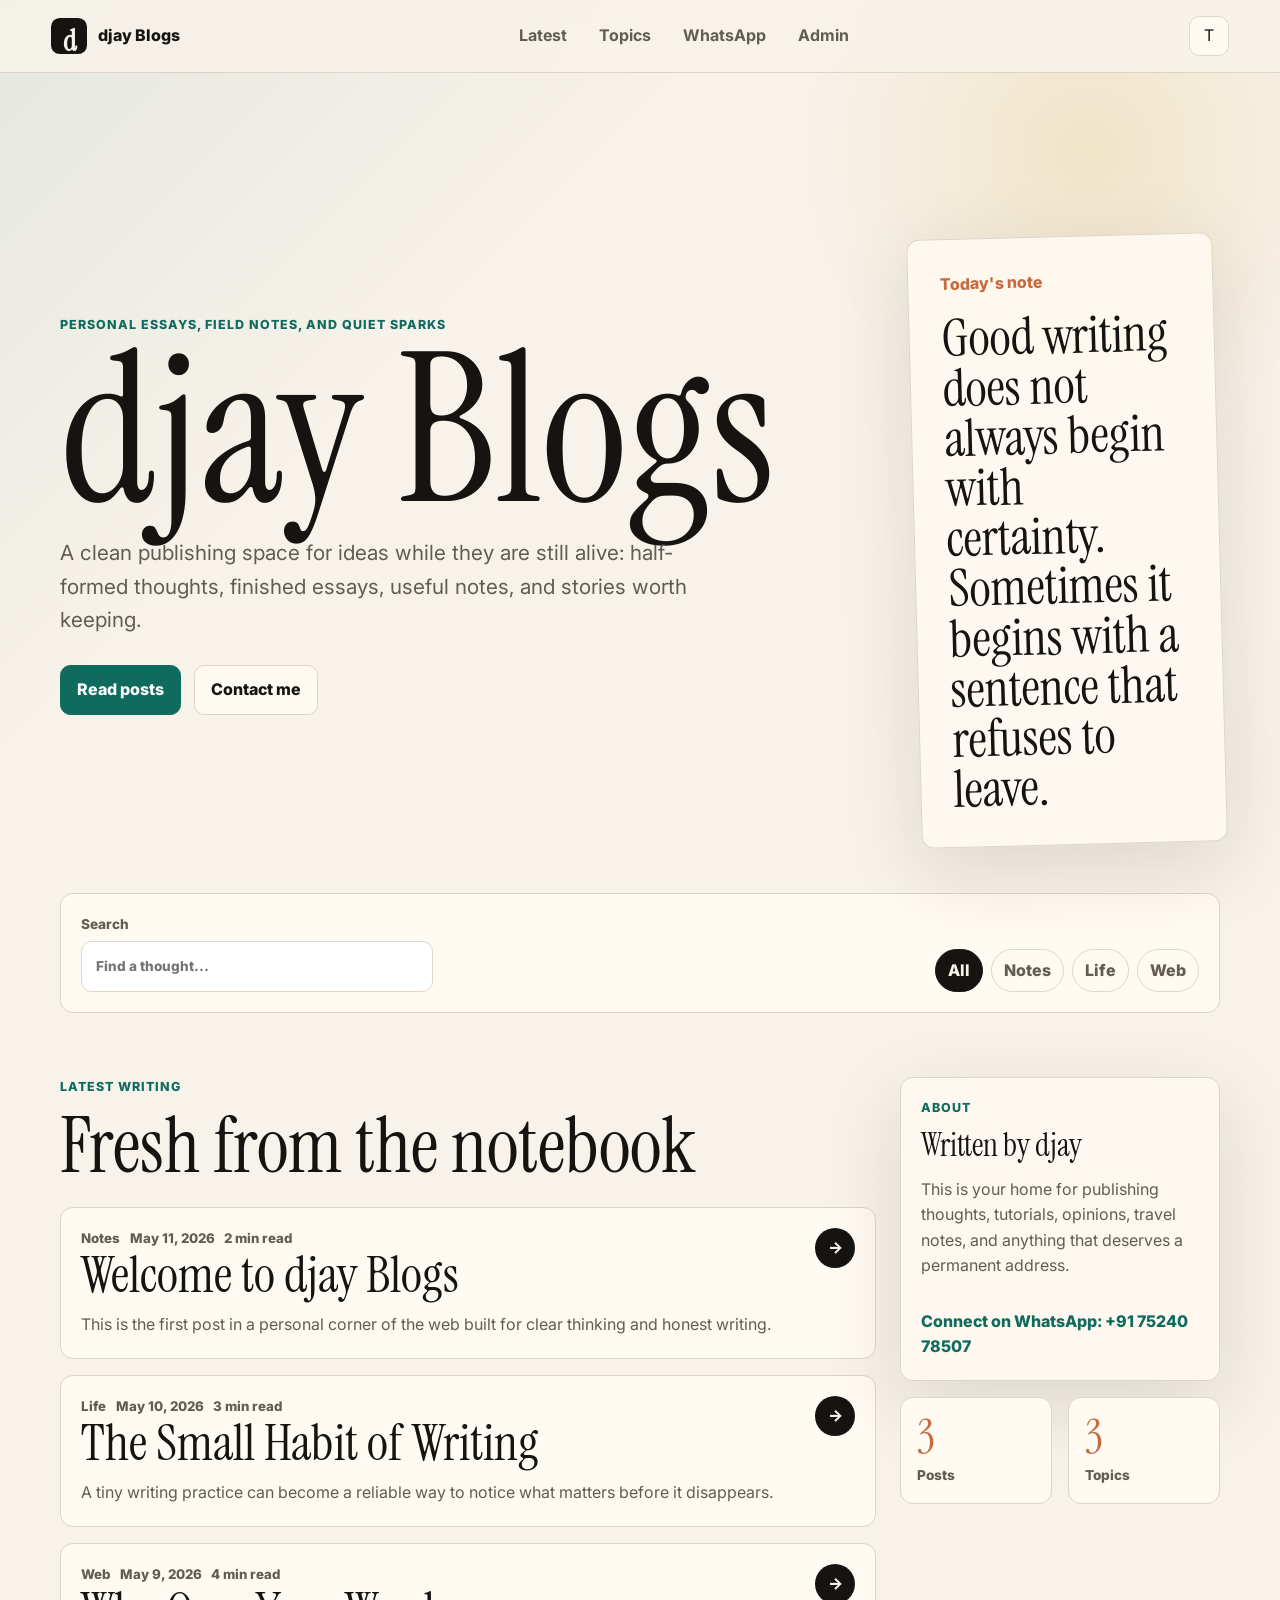
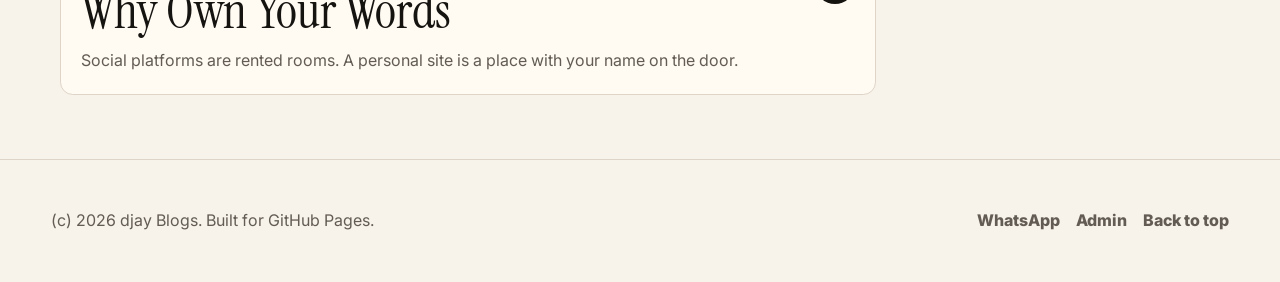
<file: index.html>
<!doctype html>
<html lang="en">
  <head>
    <meta charset="UTF-8" />
    <meta name="viewport" content="width=device-width, initial-scale=1.0" />
    <meta
      name="description"
      content="djay Blogs is a personal space for thoughts, essays, notes, and creative reflections."
    />
    <title>djay Blogs</title>
    <link rel="preconnect" href="https://fonts.googleapis.com" />
    <link rel="preconnect" href="https://fonts.gstatic.com" crossorigin />
    <link
      href="https://fonts.googleapis.com/css2?family=Instrument+Serif:ital@0;1&family=Inter:wght@400;500;600;700;800&display=swap"
      rel="stylesheet"
    />
    <link rel="stylesheet" href="styles.css" />
  </head>
  <body>
    <header class="site-header">
      <a class="brand" href="#" aria-label="djay Blogs home">
        <span class="brand-mark">d</span>
        <span>djay Blogs</span>
      </a>
      <nav class="nav" aria-label="Primary navigation">
        <a href="#latest">Latest</a>
        <a href="#topics">Topics</a>
        <a href="https://wa.me/917524078507" target="_blank" rel="noopener">WhatsApp</a>
        <a href="admin.html">Admin</a>
      </nav>
      <button class="icon-button" id="themeToggle" type="button" aria-label="Toggle color theme">
        <span aria-hidden="true">T</span>
      </button>
    </header>

    <main>
      <section class="hero" aria-labelledby="heroTitle">
        <div class="hero-copy">
          <p class="eyebrow">Personal essays, field notes, and quiet sparks</p>
          <h1 id="heroTitle">djay Blogs</h1>
          <p>
            A clean publishing space for ideas while they are still alive:
            half-formed thoughts, finished essays, useful notes, and stories worth keeping.
          </p>
          <div class="hero-actions">
            <a class="button primary" href="#latest">Read posts</a>
            <a class="button secondary" href="https://wa.me/917524078507" target="_blank" rel="noopener">Contact me</a>
          </div>
        </div>
        <aside class="hero-panel" aria-label="Featured thought">
          <p>Today's note</p>
          <blockquote>
            Good writing does not always begin with certainty. Sometimes it begins with a sentence
            that refuses to leave.
          </blockquote>
        </aside>
      </section>

      <section class="toolbar" aria-label="Blog filters">
        <label class="search">
          <span>Search</span>
          <input id="searchInput" type="search" placeholder="Find a thought..." autocomplete="off" />
        </label>
        <div class="topic-list" id="topicList" aria-label="Filter by topic"></div>
      </section>

      <section class="content-grid" id="latest">
        <div>
          <div class="section-heading">
            <p class="eyebrow">Latest writing</p>
            <h2>Fresh from the notebook</h2>
          </div>
          <div class="posts" id="posts"></div>
        </div>

        <aside class="sidebar" id="topics">
          <section class="about">
            <p class="eyebrow">About</p>
            <h2>Written by djay</h2>
            <p>
              This is your home for publishing thoughts, tutorials, opinions, travel notes, and
              anything that deserves a permanent address.
            </p>
            <a class="whatsapp-link" href="https://wa.me/917524078507" target="_blank" rel="noopener">
              Connect on WhatsApp: +91 75240 78507
            </a>
          </section>
          <section class="stats" aria-label="Blog statistics">
            <div>
              <strong id="postCount">0</strong>
              <span>Posts</span>
            </div>
            <div>
              <strong id="topicCount">0</strong>
              <span>Topics</span>
            </div>
          </section>
        </aside>
      </section>

    </main>

    <dialog id="postDialog" class="post-dialog">
      <article>
        <button class="icon-button close-dialog" id="closeDialog" type="button" aria-label="Close post">
          <span aria-hidden="true">x</span>
        </button>
        <p class="eyebrow" id="dialogMeta"></p>
        <h2 id="dialogTitle"></h2>
        <div id="dialogBody"></div>
      </article>
    </dialog>

    <footer class="site-footer">
      <p>(c) <span id="year"></span> djay Blogs. Built for GitHub Pages.</p>
      <div class="footer-links">
        <a href="https://wa.me/917524078507" target="_blank" rel="noopener">WhatsApp</a>
        <a href="admin.html">Admin</a>
        <a href="#top">Back to top</a>
      </div>
    </footer>

    <script src="script.js"></script>
  </body>
</html>
</file>
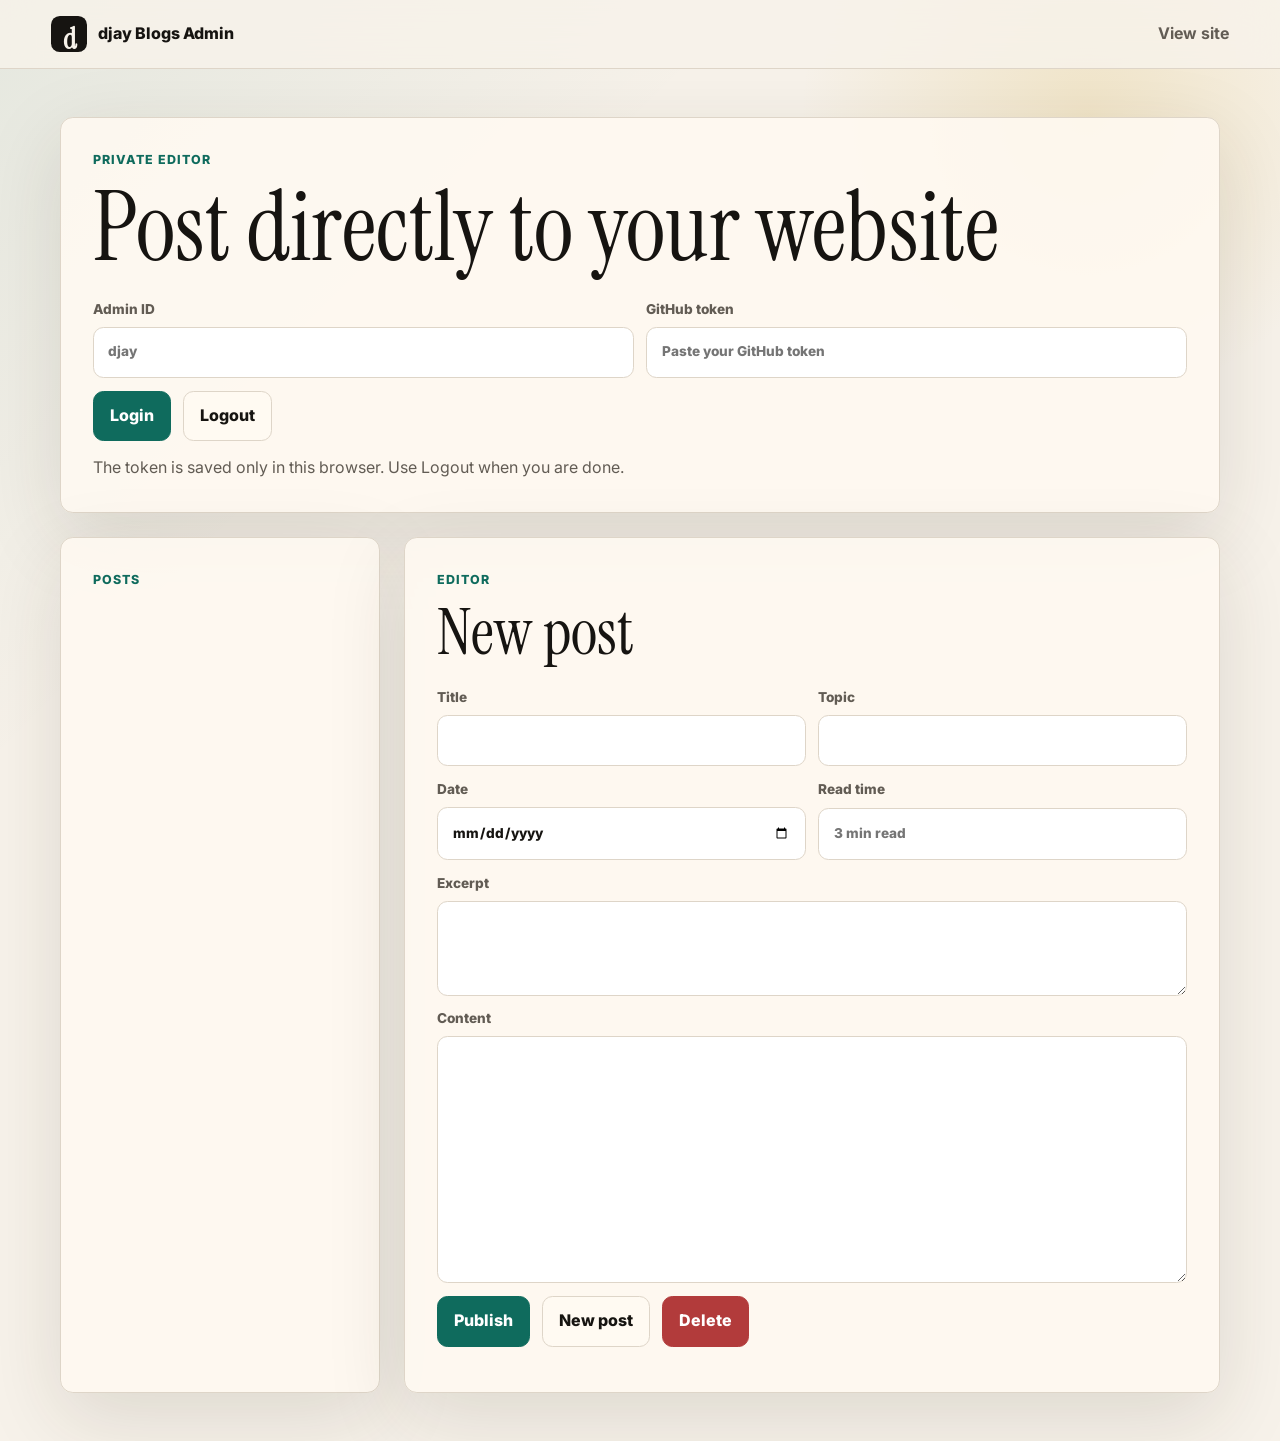
<file: admin.html>
<!doctype html>
<html lang="en">
  <head>
    <meta charset="UTF-8" />
    <meta name="viewport" content="width=device-width, initial-scale=1.0" />
    <meta name="robots" content="noindex" />
    <title>djay Blogs Admin</title>
    <link rel="preconnect" href="https://fonts.googleapis.com" />
    <link rel="preconnect" href="https://fonts.gstatic.com" crossorigin />
    <link
      href="https://fonts.googleapis.com/css2?family=Instrument+Serif:ital@0;1&family=Inter:wght@400;500;600;700;800&display=swap"
      rel="stylesheet"
    />
    <link rel="stylesheet" href="styles.css" />
  </head>
  <body>
    <header class="site-header">
      <a class="brand" href="index.html">
        <span class="brand-mark">d</span>
        <span>djay Blogs Admin</span>
      </a>
      <nav class="nav" aria-label="Admin navigation">
        <a href="index.html">View site</a>
      </nav>
    </header>

    <main class="admin-main">
      <section class="admin-panel">
        <div class="section-heading">
          <p class="eyebrow">Private editor</p>
          <h1>Post directly to your website</h1>
        </div>

        <form id="loginForm" class="admin-form">
          <label>
            Admin ID
            <input id="adminId" type="text" autocomplete="username" placeholder="djay" required />
          </label>
          <label>
            GitHub token
            <input
              id="githubToken"
              type="password"
              autocomplete="off"
              placeholder="Paste your GitHub token"
              required
            />
          </label>
          <div class="form-actions">
            <button class="button primary" type="submit">Login</button>
            <button class="button secondary" id="logoutButton" type="button">Logout</button>
          </div>
        </form>
        <p class="admin-help">
          The token is saved only in this browser. Use Logout when you are done.
        </p>
      </section>

      <section class="admin-layout">
        <aside class="admin-panel">
          <p class="eyebrow">Posts</p>
          <div id="adminPosts" class="admin-post-list"></div>
        </aside>

        <section class="admin-panel">
          <div class="section-heading">
            <p class="eyebrow">Editor</p>
            <h2 id="editorTitle">New post</h2>
          </div>

          <form id="postForm" class="admin-form">
            <label>
              Title
              <input id="postTitle" type="text" required />
            </label>
            <label>
              Topic
              <input id="postTopic" type="text" required />
            </label>
            <label>
              Date
              <input id="postDate" type="date" required />
            </label>
            <label>
              Read time
              <input id="postReadTime" type="text" placeholder="3 min read" required />
            </label>
            <label class="wide-field">
              Excerpt
              <textarea id="postExcerpt" rows="3" required></textarea>
            </label>
            <label class="wide-field">
              Content
              <textarea id="postContent" rows="10" required></textarea>
            </label>
            <div class="form-actions wide-field">
              <button class="button primary" type="submit">Publish</button>
              <button class="button secondary" id="newPostButton" type="button">New post</button>
              <button class="button danger" id="deletePostButton" type="button">Delete</button>
            </div>
          </form>
          <p id="adminStatus" class="admin-status" role="status"></p>
        </section>
      </section>
    </main>

    <script src="admin.js"></script>
  </body>
</html>
</file>
<file: styles.css>
:root {
  color-scheme: light;
  --bg: #f7f2ea;
  --surface: #fffaf2;
  --surface-strong: #ffffff;
  --ink: #161411;
  --muted: #625c54;
  --line: #ded5c8;
  --accent: #0f6b5d;
  --accent-strong: #073f38;
  --warm: #c66b3d;
  --gold: #d3a72f;
  --shadow: 0 24px 80px rgba(47, 37, 25, 0.13);
}

:root[data-theme="dark"] {
  color-scheme: dark;
  --bg: #151719;
  --surface: #202326;
  --surface-strong: #292d31;
  --ink: #f5efe7;
  --muted: #c2b8aa;
  --line: #3a3f44;
  --accent: #55c4ae;
  --accent-strong: #9de8d8;
  --warm: #f09962;
  --gold: #f2cf63;
  --shadow: 0 24px 80px rgba(0, 0, 0, 0.35);
}

* {
  box-sizing: border-box;
}

html {
  scroll-behavior: smooth;
}

body {
  margin: 0;
  background:
    linear-gradient(135deg, rgba(15, 107, 93, 0.08), transparent 34rem),
    radial-gradient(circle at 85% 8%, rgba(211, 167, 47, 0.18), transparent 18rem),
    var(--bg);
  color: var(--ink);
  font-family: Inter, system-ui, -apple-system, BlinkMacSystemFont, "Segoe UI", sans-serif;
  line-height: 1.6;
}

a {
  color: inherit;
  text-decoration: none;
}

button,
input,
textarea {
  font: inherit;
}

.site-header {
  position: sticky;
  top: 0;
  z-index: 10;
  display: flex;
  align-items: center;
  justify-content: space-between;
  gap: 1rem;
  padding: 1rem clamp(1rem, 4vw, 4rem);
  border-bottom: 1px solid var(--line);
  background: color-mix(in srgb, var(--bg) 84%, transparent);
  backdrop-filter: blur(18px);
}

.brand,
.nav,
.hero-actions,
.form-actions {
  display: flex;
  align-items: center;
}

.brand {
  gap: 0.65rem;
  font-weight: 800;
}

.brand-mark {
  display: grid;
  width: 2.25rem;
  height: 2.25rem;
  place-items: center;
  border-radius: 0.55rem;
  background: var(--ink);
  color: var(--bg);
  font-family: "Instrument Serif", serif;
  font-size: 1.8rem;
}

.nav {
  gap: clamp(0.8rem, 3vw, 2rem);
  color: var(--muted);
  font-weight: 700;
}

.nav a:hover {
  color: var(--ink);
}

.icon-button {
  display: grid;
  width: 2.5rem;
  height: 2.5rem;
  place-items: center;
  border: 1px solid var(--line);
  border-radius: 0.65rem;
  background: var(--surface);
  color: var(--ink);
  cursor: pointer;
}

main {
  width: min(1160px, calc(100% - 2rem));
  margin: 0 auto;
}

.hero {
  display: grid;
  grid-template-columns: minmax(0, 1.45fr) minmax(280px, 0.55fr);
  gap: clamp(1rem, 4vw, 3rem);
  min-height: calc(100vh - 5rem);
  align-items: center;
  padding: clamp(3rem, 9vw, 7rem) 0 3rem;
}

.hero h1 {
  max-width: 8ch;
  margin: 0;
  font-family: "Instrument Serif", Georgia, serif;
  font-size: clamp(5rem, 17vw, 13rem);
  font-weight: 400;
  line-height: 0.82;
}

.hero-copy > p:not(.eyebrow) {
  max-width: 42rem;
  color: var(--muted);
  font-size: clamp(1.05rem, 2vw, 1.3rem);
}

.eyebrow {
  margin: 0 0 0.65rem;
  color: var(--accent);
  font-size: 0.78rem;
  font-weight: 800;
  letter-spacing: 0.08em;
  text-transform: uppercase;
}

.hero-actions {
  flex-wrap: wrap;
  gap: 0.8rem;
  margin-top: 1.8rem;
}

.button {
  display: inline-flex;
  min-height: 2.85rem;
  align-items: center;
  justify-content: center;
  border: 1px solid var(--line);
  border-radius: 0.65rem;
  padding: 0.72rem 1rem;
  font-weight: 800;
  cursor: pointer;
}

.button.primary {
  border-color: var(--accent);
  background: var(--accent);
  color: #ffffff;
}

.button.secondary {
  background: var(--surface);
  color: var(--ink);
}

.button.danger {
  border-color: #b23b3b;
  background: #b23b3b;
  color: #ffffff;
}

.button:disabled {
  cursor: not-allowed;
  opacity: 0.55;
}

.hero-panel,
.about {
  border: 1px solid var(--line);
  border-radius: 0.8rem;
  background: color-mix(in srgb, var(--surface) 88%, transparent);
  box-shadow: var(--shadow);
}

.hero-panel {
  align-self: end;
  padding: clamp(1.25rem, 3vw, 2rem);
  transform: rotate(-1.5deg);
}

.hero-panel p {
  margin: 0 0 1rem;
  color: var(--warm);
  font-weight: 800;
}

.hero-panel blockquote {
  margin: 0;
  font-family: "Instrument Serif", Georgia, serif;
  font-size: clamp(2rem, 4vw, 3.3rem);
  line-height: 0.98;
}

.toolbar {
  display: flex;
  align-items: end;
  justify-content: space-between;
  gap: 1rem;
  padding: 1.25rem;
  border: 1px solid var(--line);
  border-radius: 0.8rem;
  background: var(--surface);
}

.search {
  display: grid;
  min-width: min(100%, 22rem);
  gap: 0.35rem;
  color: var(--muted);
  font-size: 0.85rem;
  font-weight: 800;
}

.search input {
  width: 100%;
  border: 1px solid var(--line);
  border-radius: 0.65rem;
  background: var(--surface-strong);
  color: var(--ink);
  padding: 0.85rem 0.9rem;
  outline: none;
}

.search input:focus {
  border-color: var(--accent);
  box-shadow: 0 0 0 4px color-mix(in srgb, var(--accent) 18%, transparent);
}

.topic-list {
  display: flex;
  flex-wrap: wrap;
  justify-content: flex-end;
  gap: 0.5rem;
}

.topic-chip {
  border: 1px solid var(--line);
  border-radius: 999px;
  background: transparent;
  color: var(--muted);
  padding: 0.5rem 0.75rem;
  font-weight: 800;
  cursor: pointer;
}

.topic-chip.active {
  border-color: var(--ink);
  background: var(--ink);
  color: var(--bg);
}

.content-grid {
  display: grid;
  grid-template-columns: minmax(0, 1fr) 320px;
  gap: 1.5rem;
  padding: 4rem 0;
}

.section-heading {
  margin-bottom: 1.4rem;
}

.section-heading h2,
.about h2,
.post-card h3,
.post-dialog h2 {
  margin: 0;
  font-family: "Instrument Serif", Georgia, serif;
  font-weight: 400;
  line-height: 1;
}

.section-heading h2 {
  font-size: clamp(2.8rem, 6vw, 5.5rem);
}

.posts {
  display: grid;
  gap: 1rem;
}

.post-card {
  display: grid;
  grid-template-columns: minmax(0, 1fr) auto;
  gap: 1.25rem;
  padding: 1.25rem;
  border: 1px solid var(--line);
  border-radius: 0.8rem;
  background: var(--surface);
  cursor: pointer;
  transition:
    transform 180ms ease,
    border-color 180ms ease,
    box-shadow 180ms ease;
}

.post-card:hover {
  border-color: color-mix(in srgb, var(--accent) 70%, var(--line));
  box-shadow: var(--shadow);
  transform: translateY(-3px);
}

.post-card h3 {
  font-size: clamp(1.9rem, 4vw, 3.4rem);
}

.post-card p {
  margin: 0.75rem 0 0;
  color: var(--muted);
}

.post-meta {
  display: flex;
  flex-wrap: wrap;
  gap: 0.6rem;
  color: var(--muted);
  font-size: 0.83rem;
  font-weight: 800;
}

.read-arrow {
  display: grid;
  width: 2.5rem;
  height: 2.5rem;
  place-items: center;
  border-radius: 50%;
  background: var(--ink);
  color: var(--bg);
  font-weight: 800;
}

.sidebar {
  display: grid;
  align-content: start;
  gap: 1rem;
}

.about {
  padding: 1.25rem;
}

.about h2 {
  font-size: 2rem;
}

.about p:not(.eyebrow) {
  color: var(--muted);
}

.whatsapp-link {
  display: inline-flex;
  margin-top: 0.85rem;
  color: var(--accent);
  font-weight: 800;
}

.stats {
  display: grid;
  grid-template-columns: repeat(2, 1fr);
  gap: 1rem;
}

.stats div {
  padding: 1rem;
  border: 1px solid var(--line);
  border-radius: 0.8rem;
  background: var(--surface);
}

.stats strong {
  display: block;
  color: var(--warm);
  font-family: "Instrument Serif", Georgia, serif;
  font-size: 3rem;
  font-weight: 400;
  line-height: 1;
}

.stats span {
  color: var(--muted);
  font-size: 0.85rem;
  font-weight: 800;
}

.form-actions {
  flex-wrap: wrap;
  gap: 0.75rem;
}

.post-dialog {
  width: min(760px, calc(100% - 2rem));
  border: 0;
  border-radius: 0.8rem;
  background: var(--surface);
  color: var(--ink);
  box-shadow: var(--shadow);
}

.post-dialog::backdrop {
  background: rgba(0, 0, 0, 0.55);
  backdrop-filter: blur(4px);
}

.post-dialog article {
  position: relative;
  padding: clamp(1.25rem, 5vw, 2.5rem);
}

.close-dialog {
  position: absolute;
  top: 1rem;
  right: 1rem;
}

.post-dialog h2 {
  max-width: 13ch;
  font-size: clamp(3rem, 8vw, 6rem);
}

#dialogBody {
  color: var(--muted);
  font-size: 1.08rem;
}

.site-footer {
  display: flex;
  align-items: center;
  justify-content: space-between;
  gap: 1rem;
  padding: 2rem clamp(1rem, 4vw, 4rem);
  border-top: 1px solid var(--line);
  color: var(--muted);
}

.footer-links {
  display: flex;
  flex-wrap: wrap;
  gap: 1rem;
}

.footer-links a,
.site-footer > a {
  font-weight: 800;
}

.empty-state {
  padding: 2rem;
  border: 1px dashed var(--line);
  border-radius: 0.8rem;
  color: var(--muted);
  text-align: center;
}

.admin-main {
  padding: 3rem 0;
}

.admin-panel {
  border: 1px solid var(--line);
  border-radius: 0.8rem;
  background: color-mix(in srgb, var(--surface) 88%, transparent);
  box-shadow: var(--shadow);
  padding: clamp(1.25rem, 4vw, 2rem);
}

.admin-panel h1,
.admin-panel h2 {
  margin: 0;
  font-family: "Instrument Serif", Georgia, serif;
  font-weight: 400;
  line-height: 1;
}

.admin-panel h1 {
  font-size: clamp(3rem, 8vw, 6rem);
}

.admin-panel h2 {
  font-size: clamp(2.5rem, 5vw, 4rem);
}

.admin-layout {
  display: grid;
  grid-template-columns: 320px minmax(0, 1fr);
  gap: 1.5rem;
  margin-top: 1.5rem;
}

.admin-form {
  display: grid;
  grid-template-columns: repeat(2, minmax(0, 1fr));
  gap: 0.8rem;
}

.admin-form label {
  display: grid;
  gap: 0.4rem;
  color: var(--muted);
  font-size: 0.85rem;
  font-weight: 800;
}

.admin-form input,
.admin-form textarea {
  width: 100%;
  border: 1px solid var(--line);
  border-radius: 0.65rem;
  background: var(--surface-strong);
  color: var(--ink);
  padding: 0.85rem 0.9rem;
  outline: none;
}

.admin-form input:focus,
.admin-form textarea:focus {
  border-color: var(--accent);
  box-shadow: 0 0 0 4px color-mix(in srgb, var(--accent) 18%, transparent);
}

.wide-field,
.admin-form .form-actions {
  grid-column: 1 / -1;
}

.admin-post-list {
  display: grid;
  gap: 0.55rem;
}

.admin-post-button {
  display: grid;
  gap: 0.2rem;
  width: 100%;
  border: 1px solid var(--line);
  border-radius: 0.65rem;
  background: var(--surface-strong);
  color: var(--ink);
  padding: 0.85rem;
  text-align: left;
  cursor: pointer;
}

.admin-post-button.active {
  border-color: var(--accent);
  box-shadow: 0 0 0 4px color-mix(in srgb, var(--accent) 18%, transparent);
}

.admin-post-button span,
.admin-help {
  color: var(--muted);
}

.admin-help,
.admin-status {
  margin: 0.85rem 0 0;
}

.admin-status[data-state="error"] {
  color: #b23b3b;
  font-weight: 800;
}

.admin-status[data-state="ok"] {
  color: var(--accent);
  font-weight: 800;
}

@media (max-width: 860px) {
  .nav {
    display: none;
  }

  .hero,
  .content-grid,
  .admin-layout,
  .admin-form {
    grid-template-columns: 1fr;
  }

  .hero {
    min-height: auto;
  }

  .hero-panel {
    transform: none;
  }

  .toolbar {
    align-items: stretch;
    flex-direction: column;
  }

  .topic-list {
    justify-content: flex-start;
  }

  .post-card {
    grid-template-columns: 1fr;
  }

  .read-arrow {
    display: none;
  }

  .site-footer {
    align-items: flex-start;
    flex-direction: column;
  }
}

@media (prefers-reduced-motion: reduce) {
  *,
  *::before,
  *::after {
    scroll-behavior: auto !important;
    transition: none !important;
  }
}
</file>
